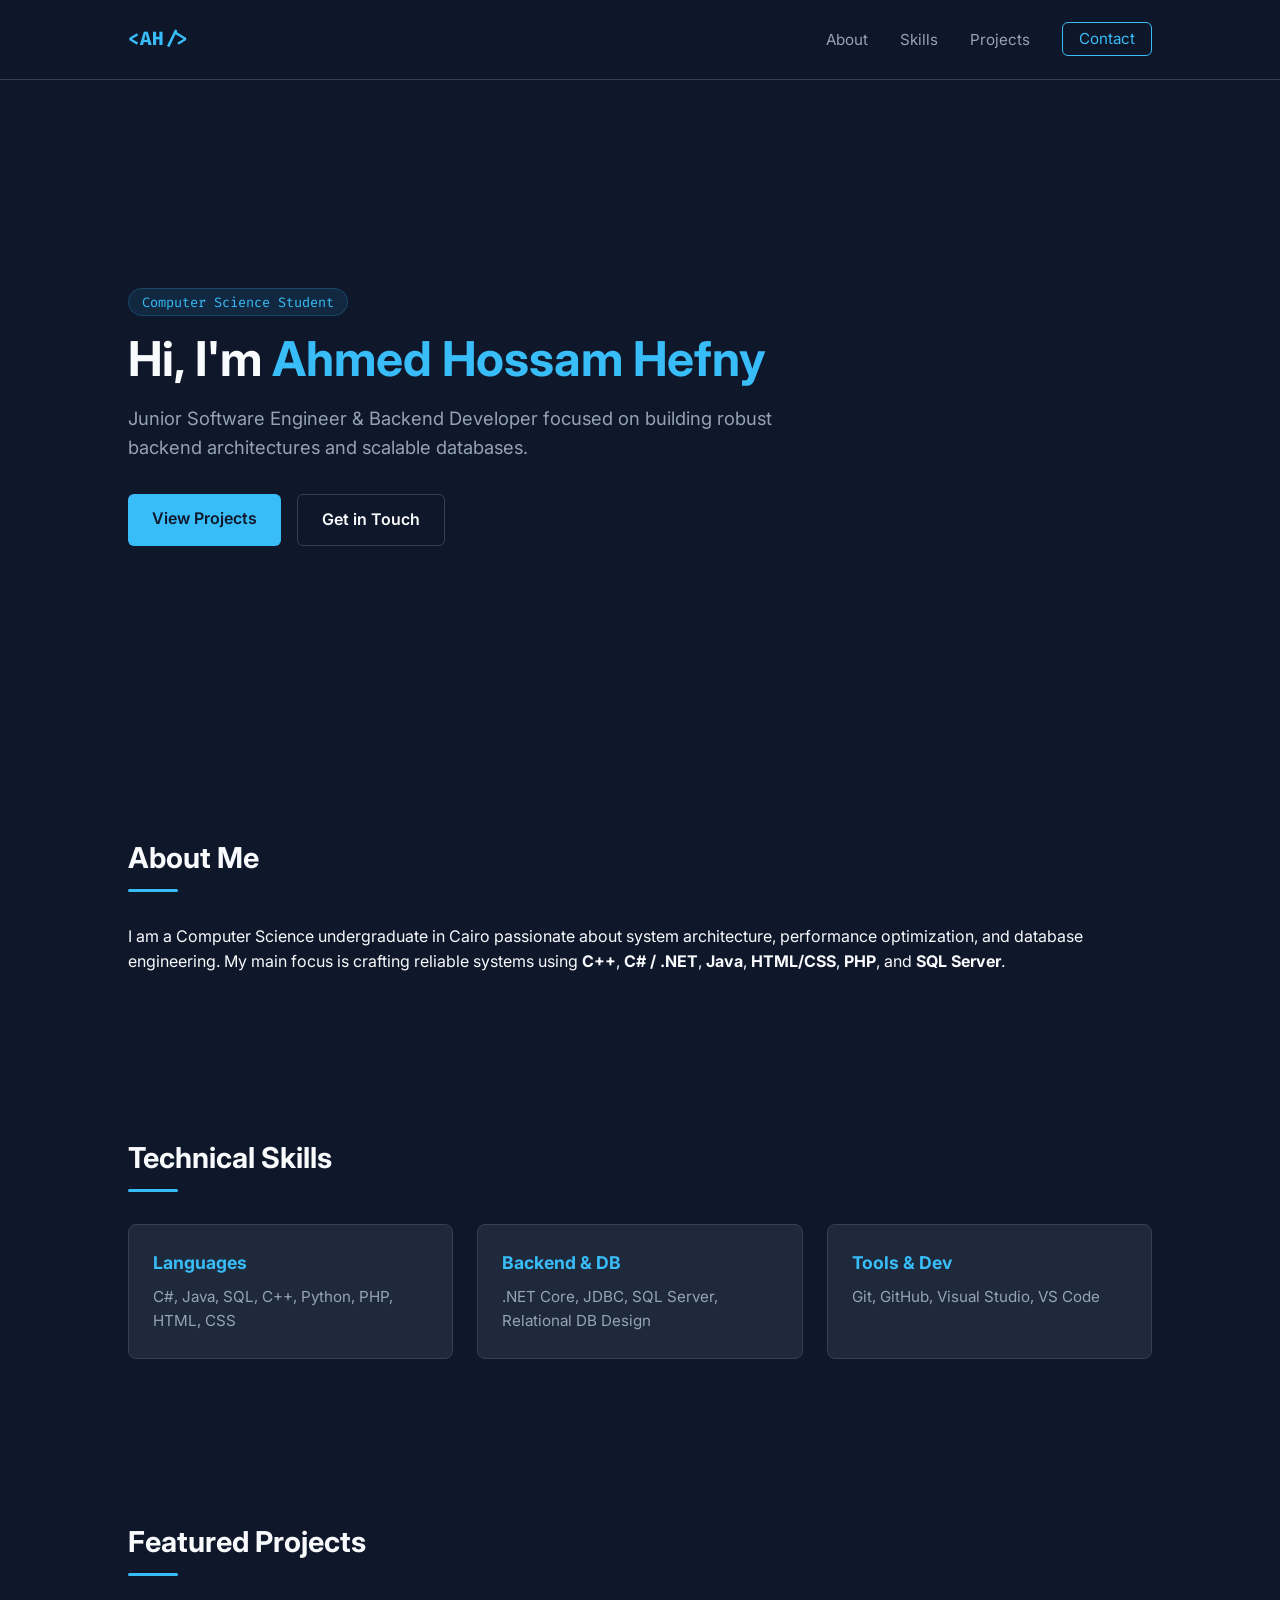
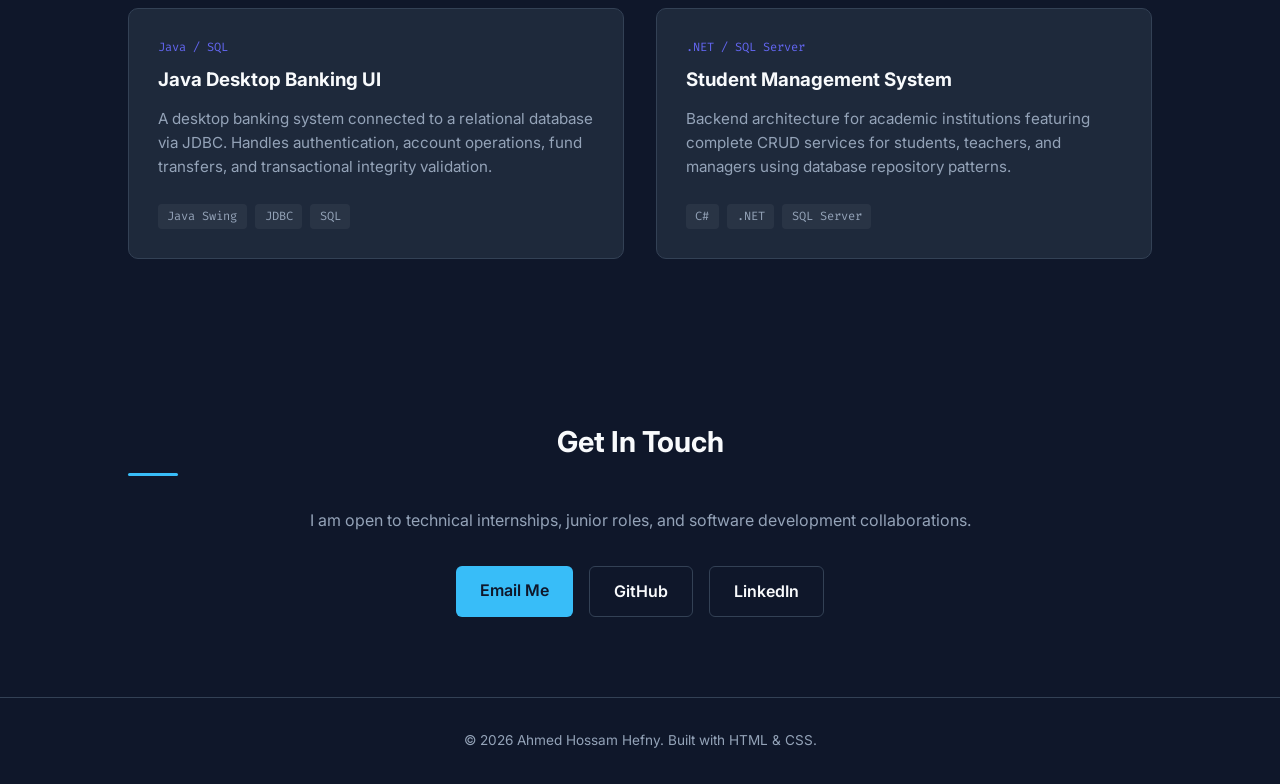
<file: index.html>
<!DOCTYPE html>
<html lang="en">
<head>
  <meta charset="UTF-8" />
  <meta name="viewport" content="width=device-width, initial-scale=1.0" />
  <title>Ahmed Hossam Hefny | Portfolio</title>
  <link rel="stylesheet" href="style.css" />
  <link rel="preconnect" href="https://fonts.googleapis.com">
  <link rel="preconnect" href="https://fonts.gstatic.com" crossorigin>
  <link href="https://fonts.googleapis.com/css2?family=Inter:wght@300;400;600;700&family=Fira+Code:wght@400;500&display=swap" rel="stylesheet">
</head>
<body>

  <!-- Navigation -->
  <nav class="navbar">
    <div class="logo">&lt;AH/&gt;</div>
    <ul class="nav-links">
      <li><a href="#about">About</a></li>
      <li><a href="#skills">Skills</a></li>
      <li><a href="#projects">Projects</a></li>
      <li><a href="#contact" class="btn-nav">Contact</a></li>
    </ul>
  </nav>

  <!-- Hero Section -->
  <header class="hero">
    <div class="hero-content">
      <span class="badge">Computer Science Student</span>
      <h1>Hi, I'm <span class="highlight">Ahmed Hossam Hefny</span></h1>
      <p class="subtitle">Junior Software Engineer & Backend Developer focused on building robust backend architectures and scalable databases.</p>
      <div class="hero-btns">
        <a href="#projects" class="btn btn-primary">View Projects</a>
        <a href="#contact" class="btn btn-secondary">Get in Touch</a>
      </div>
    </div>
  </header>

  <main>
    <!-- About Section -->
    <section id="about" class="section">
      <h2 class="section-title">About Me</h2>
      <p>
        I am a Computer Science undergraduate in Cairo passionate about system architecture, performance optimization, and database engineering.
        My main focus is crafting reliable systems using <strong>C++</strong>, <strong>C# / .NET</strong>, <strong>Java</strong>, <strong>HTML/CSS</strong>, <strong>PHP</strong>, and <strong>SQL Server</strong>.
      </p>
    </section>

    <!-- Skills Section -->
    <section id="skills" class="section">
      <h2 class="section-title">Technical Skills</h2>
      <div class="skills-grid">
        <div class="skill-card">
          <h3>Languages</h3>
          <p>C#, Java, SQL, C++, Python, PHP, HTML, CSS</p>
        </div>
        <div class="skill-card">
          <h3>Backend & DB</h3>
          <p>.NET Core, JDBC, SQL Server, Relational DB Design</p>
        </div>
        <div class="skill-card">
          <h3>Tools & Dev</h3>
          <p>Git, GitHub, Visual Studio, VS Code</p>
        </div>
      </div>
    </section>

    <!-- Projects Section -->
    <section id="projects" class="section">
      <h2 class="section-title">Featured Projects</h2>
      <div class="projects-grid">

        <div class="project-card">
          <div class="project-tag">Java / SQL</div>
          <h3>Java Desktop Banking UI</h3>
          <p>A desktop banking system connected to a relational database via JDBC. Handles authentication, account operations, fund transfers, and transactional integrity validation.</p>
          <div class="tech-stack">
            <span>Java Swing</span>
            <span>JDBC</span>
            <span>SQL</span>
          </div>
        </div>

        <div class="project-card">
          <div class="project-tag">.NET / SQL Server</div>
          <h3>Student Management System</h3>
          <p>Backend architecture for academic institutions featuring complete CRUD services for students, teachers, and managers using database repository patterns.</p>
          <div class="tech-stack">
            <span>C#</span>
            <span>.NET</span>
            <span>SQL Server</span>
          </div>
        </div>

      </div>
    </section>

    <!-- Contact Section -->
    <section id="contact" class="section contact-section">
      <h2 class="section-title">Get In Touch</h2>
      <p>I am open to technical internships, junior roles, and software development collaborations.</p>
      <div class="contact-links">
        <a href="mailto:ahmedhbackup@gmail.com" class="btn btn-primary">Email Me</a>
        <a href="https://github.com/ahmedh-afk" target="_blank" class="btn btn-secondary">GitHub</a>
        <a href="https://www.linkedin.com/in/ahmed-hossam-cs/" target="_blank" class="btn btn-secondary">LinkedIn</a>
      </div>
    </section>
  </main>

  <footer>
    <p>&copy; 2026 Ahmed Hossam Hefny. Built with HTML & CSS.</p>
  </footer>

</body>
</html>
</file>
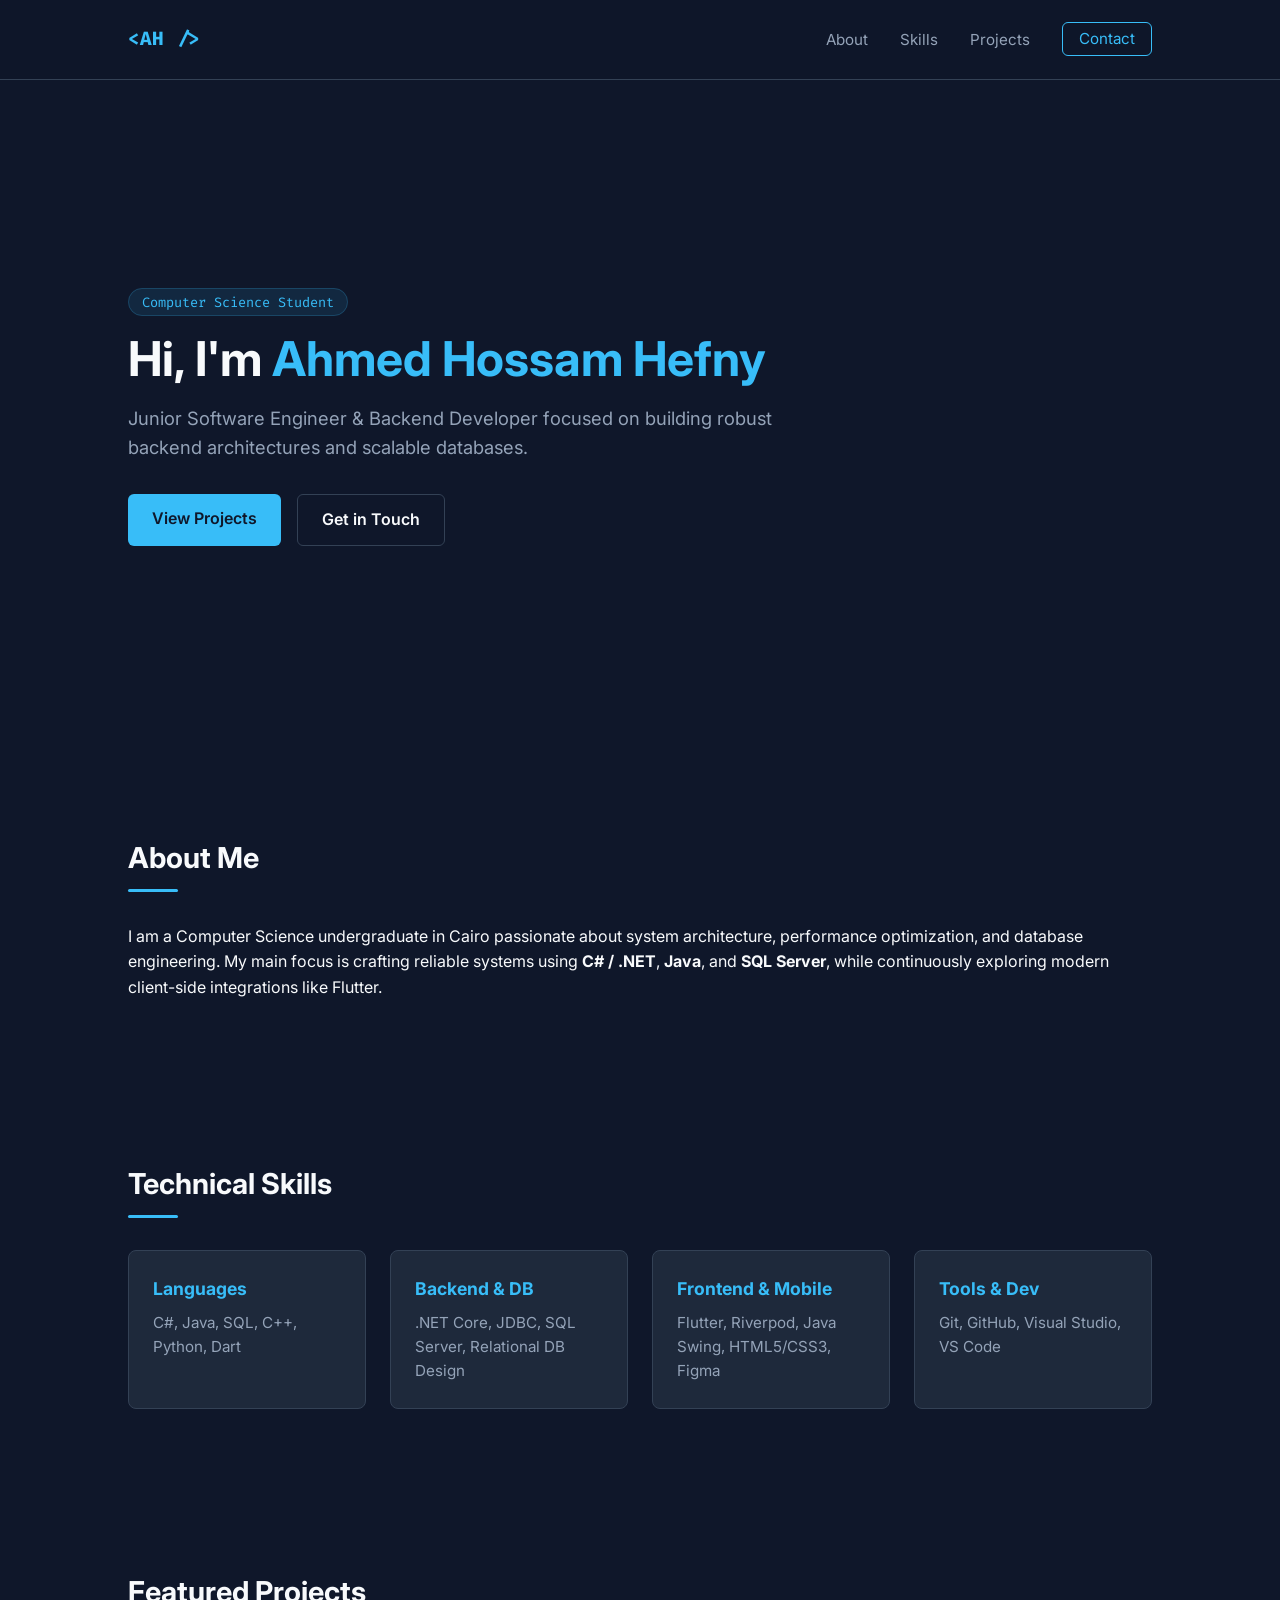
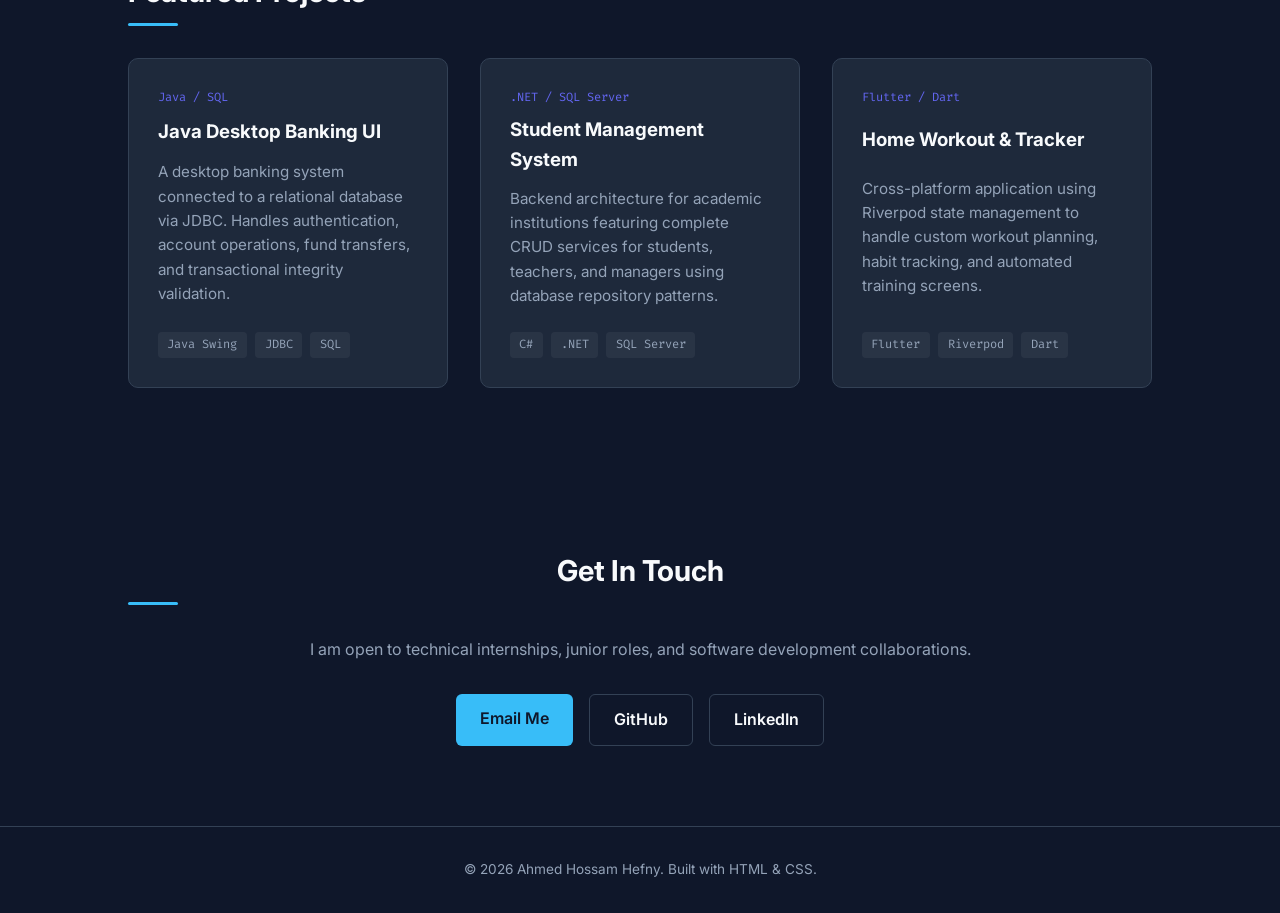
<file: Portfolio index.HTML>
<!DOCTYPE html>
<html lang="en">
<head>
  <meta charset="UTF-8" />
  <meta name="viewport" content="width=device-width, initial-scale=1.0" />
  <title>Ahmed Hossam Hefny | Portfolio</title>
  <link rel="stylesheet" href="style.css" />
  <link rel="preconnect" href="https://fonts.googleapis.com">
  <link rel="preconnect" href="https://fonts.gstatic.com" crossorigin>
  <link href="https://fonts.googleapis.com/css2?family=Inter:wght@300;400;600;700&family=Fira+Code:wght@400;500&display=swap" rel="stylesheet">
</head>
<body>

  <!-- Navigation -->
  <nav class="navbar">
    <div class="logo">&lt;AH /&gt;</div>
    <ul class="nav-links">
      <li><a href="#about">About</a></li>
      <li><a href="#skills">Skills</a></li>
      <li><a href="#projects">Projects</a></li>
      <li><a href="#contact" class="btn-nav">Contact</a></li>
    </ul>
  </nav>

  <!-- Hero Section -->
  <header class="hero">
    <div class="hero-content">
      <span class="badge">Computer Science Student</span>
      <h1>Hi, I'm <span class="highlight">Ahmed Hossam Hefny</span></h1>
      <p class="subtitle">Junior Software Engineer & Backend Developer focused on building robust backend architectures and scalable databases.</p>
      <div class="hero-btns">
        <a href="#projects" class="btn btn-primary">View Projects</a>
        <a href="#contact" class="btn btn-secondary">Get in Touch</a>
      </div>
    </div>
  </header>

  <main>
    <!-- About Section -->
    <section id="about" class="section">
      <h2 class="section-title">About Me</h2>
      <p>
        I am a Computer Science undergraduate in Cairo passionate about system architecture, performance optimization, and database engineering. My main focus is crafting reliable systems using <strong>C# / .NET</strong>, <strong>Java</strong>, and <strong>SQL Server</strong>, while continuously exploring modern client-side integrations like Flutter.
      </p>
    </section>

    <!-- Skills Section -->
    <section id="skills" class="section">
      <h2 class="section-title">Technical Skills</h2>
      <div class="skills-grid">
        <div class="skill-card">
          <h3>Languages</h3>
          <p>C#, Java, SQL, C++, Python, Dart</p>
        </div>
        <div class="skill-card">
          <h3>Backend & DB</h3>
          <p>.NET Core, JDBC, SQL Server, Relational DB Design</p>
        </div>
        <div class="skill-card">
          <h3>Frontend & Mobile</h3>
          <p>Flutter, Riverpod, Java Swing, HTML5/CSS3, Figma</p>
        </div>
        <div class="skill-card">
          <h3>Tools & Dev</h3>
          <p>Git, GitHub, Visual Studio, VS Code</p>
        </div>
      </div>
    </section>

    <!-- Projects Section -->
    <section id="projects" class="section">
      <h2 class="section-title">Featured Projects</h2>
      <div class="projects-grid">

        <div class="project-card">
          <div class="project-tag">Java / SQL</div>
          <h3>Java Desktop Banking UI</h3>
          <p>A desktop banking system connected to a relational database via JDBC. Handles authentication, account operations, fund transfers, and transactional integrity validation.</p>
          <div class="tech-stack">
            <span>Java Swing</span>
            <span>JDBC</span>
            <span>SQL</span>
          </div>
        </div>

        <div class="project-card">
          <div class="project-tag">.NET / SQL Server</div>
          <h3>Student Management System</h3>
          <p>Backend architecture for academic institutions featuring complete CRUD services for students, teachers, and managers using database repository patterns.</p>
          <div class="tech-stack">
            <span>C#</span>
            <span>.NET</span>
            <span>SQL Server</span>
          </div>
        </div>

        <div class="project-card">
          <div class="project-tag">Flutter / Dart</div>
          <h3>Home Workout & Tracker</h3>
          <p>Cross-platform application using Riverpod state management to handle custom workout planning, habit tracking, and automated training screens.</p>
          <div class="tech-stack">
            <span>Flutter</span>
            <span>Riverpod</span>
            <span>Dart</span>
          </div>
        </div>

      </div>
    </section>

    <!-- Contact Section -->
    <section id="contact" class="section contact-section">
      <h2 class="section-title">Get In Touch</h2>
      <p>I am open to technical internships, junior roles, and software development collaborations.</p>
      <div class="contact-links">
        <a href="mailto:your.email@example.com" class="btn btn-primary">Email Me</a>
        <a href="https://github.com" target="_blank" class="btn btn-secondary">GitHub</a>
        <a href="https://linkedin.com" target="_blank" class="btn btn-secondary">LinkedIn</a>
      </div>
    </section>
  </main>

  <footer>
    <p>&copy; 2026 Ahmed Hossam Hefny. Built with HTML & CSS.</p>
  </footer>

</body>
</html>
</file>
<file: style.css>
/* Core Variables */
:root {
  --bg-color: #0f172a;
  --card-bg: #1e293b;
  --text-main: #f8fafc;
  --text-muted: #94a3b8;
  --primary: #38bdf8;
  --primary-hover: #0284c7;
  --accent: #6366f1;
  --border: #334155;
  --font-sans: 'Inter', sans-serif;
  --font-code: 'Fira Code', monospace;
}

/* Reset & Base Styles */
* {
  margin: 0;
  padding: 0;
  box-sizing: border-box;
}

html {
  scroll-behavior: smooth;
}

body {
  background-color: var(--bg-color);
  color: var(--text-main);
  font-family: var(--font-sans);
  line-height: 1.6;
}

/* Navigation */
.navbar {
  display: flex;
  justify-content: space-between;
  align-items: center;
  padding: 1.5rem 10%;
  background: rgba(15, 23, 42, 0.9);
  backdrop-filter: blur(10px);
  position: sticky;
  top: 0;
  z-index: 100;
  border-bottom: 1px solid var(--border);
}

.logo {
  font-family: var(--font-code);
  font-weight: 700;
  font-size: 1.2rem;
  color: var(--primary);
}

.nav-links {
  display: flex;
  list-style: none;
  gap: 2rem;
  align-items: center;
}

.nav-links a {
  color: var(--text-muted);
  text-decoration: none;
  font-size: 0.95rem;
  transition: color 0.2s;
}

.nav-links a:hover {
  color: var(--primary);
}

.btn-nav {
  border: 1px solid var(--primary);
  padding: 0.4rem 1rem;
  border-radius: 6px;
  color: var(--primary) !important;
}

.btn-nav:hover {
  background: rgba(56, 189, 248, 0.1);
}

/* Hero Section */
.hero {
  min-height: 75vh;
  display: flex;
  align-items: center;
  padding: 0 10%;
}

.hero-content {
  max-width: 700px;
}

.badge {
  font-family: var(--font-code);
  font-size: 0.85rem;
  color: var(--primary);
  background: rgba(56, 189, 248, 0.1);
  padding: 0.3rem 0.8rem;
  border-radius: 20px;
  border: 1px solid rgba(56, 189, 248, 0.2);
}

.hero h1 {
  font-size: 3rem;
  margin: 1rem 0;
  line-height: 1.2;
}

.highlight {
  color: var(--primary);
}

.subtitle {
  font-size: 1.15rem;
  color: var(--text-muted);
  margin-bottom: 2rem;
}

.hero-btns {
  display: flex;
  gap: 1rem;
}

/* Buttons */
.btn {
  display: inline-block;
  padding: 0.75rem 1.5rem;
  border-radius: 6px;
  text-decoration: none;
  font-weight: 600;
  transition: all 0.2s;
}

.btn-primary {
  background: var(--primary);
  color: #0f172a;
}

.btn-primary:hover {
  background: var(--primary-hover);
  color: #fff;
}

.btn-secondary {
  border: 1px solid var(--border);
  color: var(--text-main);
}

.btn-secondary:hover {
  background: var(--card-bg);
}

/* Layout Sections */
.section {
  padding: 5rem 10%;
}

.section-title {
  font-size: 1.8rem;
  margin-bottom: 2rem;
  position: relative;
}

.section-title::after {
  content: '';
  display: block;
  width: 50px;
  height: 3px;
  background: var(--primary);
  margin-top: 0.5rem;
  border-radius: 2px;
}

/* Skills */
.skills-grid {
  display: grid;
  grid-template-columns: repeat(auto-fit, minmax(220px, 1fr));
  gap: 1.5rem;
}

.skill-card {
  background: var(--card-bg);
  padding: 1.5rem;
  border-radius: 8px;
  border: 1px solid var(--border);
}

.skill-card h3 {
  font-size: 1.1rem;
  color: var(--primary);
  margin-bottom: 0.5rem;
}

.skill-card p {
  color: var(--text-muted);
  font-size: 0.95rem;
}

/* Projects */
.projects-grid {
  display: grid;
  grid-template-columns: repeat(auto-fit, minmax(300px, 1fr));
  gap: 2rem;
}

.project-card {
  background: var(--card-bg);
  padding: 1.8rem;
  border-radius: 10px;
  border: 1px solid var(--border);
  display: flex;
  flex-direction: column;
  justify-content: space-between;
  transition: transform 0.2s, border-color 0.2s;
}

.project-card:hover {
  transform: translateY(-5px);
  border-color: var(--primary);
}

.project-tag {
  font-family: var(--font-code);
  font-size: 0.75rem;
  color: var(--accent);
  margin-bottom: 0.5rem;
}

.project-card h3 {
  margin-bottom: 0.75rem;
}

.project-card p {
  color: var(--text-muted);
  font-size: 0.95rem;
  margin-bottom: 1.5rem;
}

.tech-stack {
  display: flex;
  gap: 0.5rem;
  flex-wrap: wrap;
}

.tech-stack span {
  font-family: var(--font-code);
  font-size: 0.75rem;
  background: rgba(255, 255, 255, 0.05);
  padding: 0.2rem 0.6rem;
  border-radius: 4px;
  color: var(--text-muted);
}

/* Contact & Footer */
.contact-section {
  text-align: center;
}

.contact-section p {
  color: var(--text-muted);
  margin-bottom: 2rem;
}

.contact-links {
  display: flex;
  justify-content: center;
  gap: 1rem;
}

footer {
  text-align: center;
  padding: 2rem;
  border-top: 1px solid var(--border);
  color: var(--text-muted);
  font-size: 0.85rem;
}

/* Responsive */
@media (max-width: 768px) {
  .navbar { padding: 1rem 5%; }
  .section { padding: 3rem 5%; }
  .hero { padding: 0 5%; }
  .hero h1 { font-size: 2.2rem; }
  .nav-links { gap: 1rem; }
}
</file>
